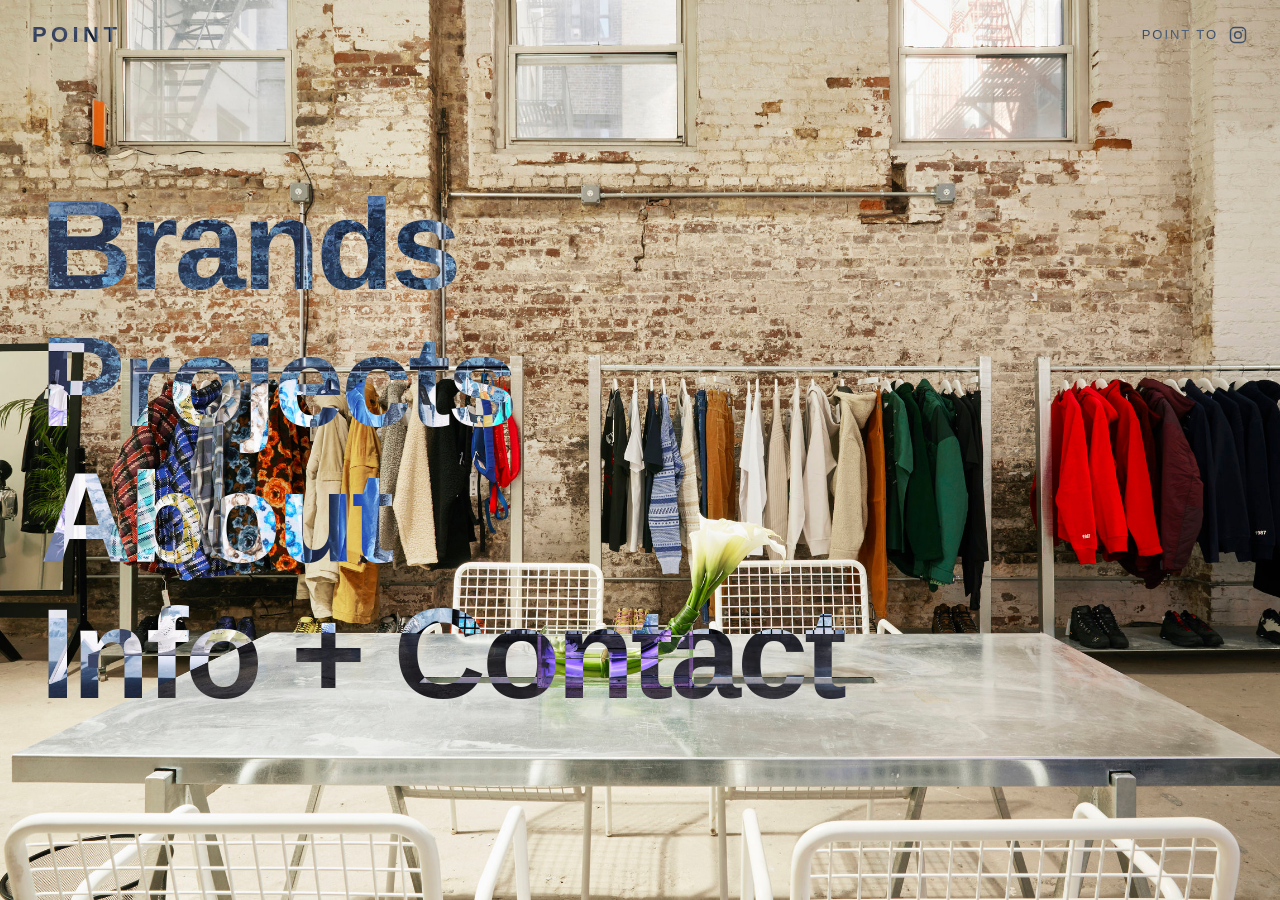
<file: index.html>
<!doctype html>
<html lang="en">
<head>
<meta charset="utf-8">
<meta name="viewport" content="width=device-width,initial-scale=1">
<title>POINT</title>
<link rel="stylesheet" href="styles.css">
</head>
<body>

<header class="site">
  <a href="index.html" class="logo">POINT</a>
  <a href="https://www.instagram.com/pointintl/" class="point-to" target="_blank" rel="noopener">
    <span>POINT to</span>
    <svg viewBox="0 0 24 24" aria-hidden="true"><rect x="3" y="3" width="18" height="18" rx="5"/><circle cx="12" cy="12" r="4"/><circle cx="17.5" cy="6.5" r=".9" fill="currentColor" stroke="none"/></svg>
  </a>
</header>

<!-- Full-screen hero: clothing-rack photo + giant overlay nav (matches live site) -->
<section class="home-hero">
  <img class="bg" src="images/contact.jpg" alt="">
  <nav class="home-nav">
    <a href="brands.html">Brands</a>
    <a href="projects.html">Projects</a>
    <a href="about.html">About</a>
    <a href="info-contact.html">Info + Contact</a>
  </nav>
</section>

</body>
</html>
</file>
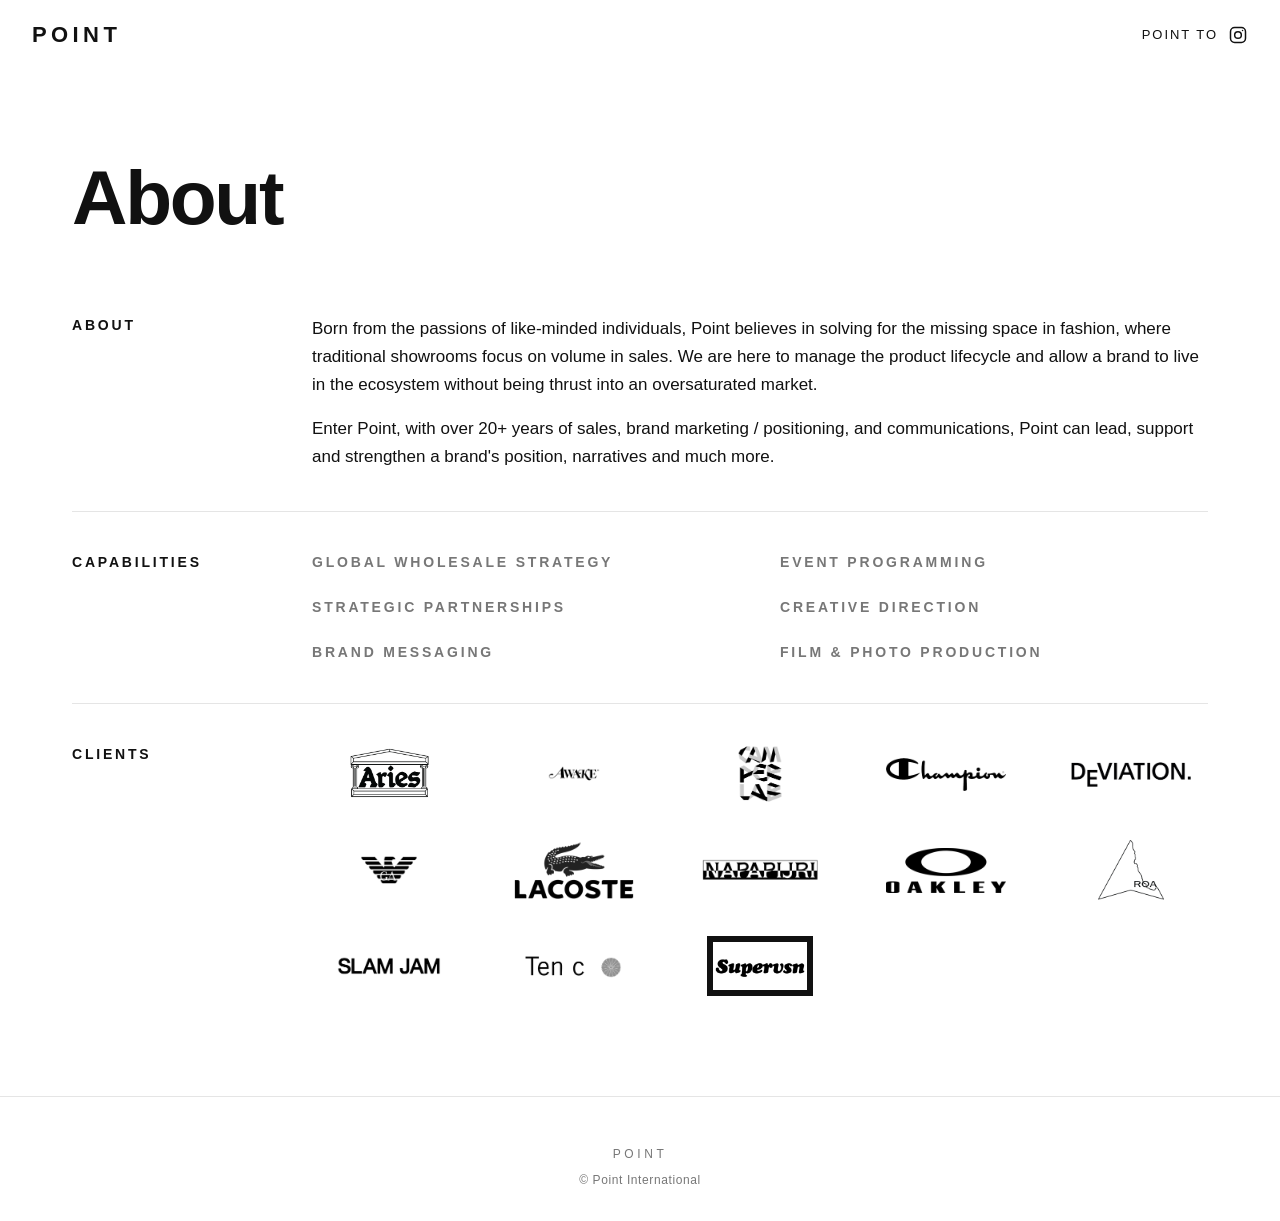
<file: about.html>
<!doctype html>
<html lang="en">
<head>
<meta charset="utf-8">
<meta name="viewport" content="width=device-width,initial-scale=1">
<title>About — POINT</title>
<link rel="stylesheet" href="styles.css">
<style>header.site{mix-blend-mode:normal;color:var(--ink)}</style>
</head>
<body>

<header class="site">
  <a href="index.html" class="logo">POINT</a>
  <a href="https://www.instagram.com/pointintl/" class="point-to" target="_blank" rel="noopener">
    <span>POINT to</span>
    <svg viewBox="0 0 24 24" aria-hidden="true"><rect x="3" y="3" width="18" height="18" rx="5"/><circle cx="12" cy="12" r="4"/><circle cx="17.5" cy="6.5" r=".9" fill="currentColor" stroke="none"/></svg>
  </a>
</header>

<main class="about-page">
  <h1 class="page-title">About</h1>

  <div class="about-row">
    <div class="label">About</div>
    <div class="body">
      <p>Born from the passions of like-minded individuals, Point believes in solving for the missing space in fashion, where traditional showrooms focus on volume in sales. We are here to manage the product lifecycle and allow a brand to live in the ecosystem without being thrust into an oversaturated market.</p>
      <p>Enter Point, with over 20+ years of sales, brand marketing / positioning, and communications, Point can lead, support and strengthen a brand's position, narratives and much more.</p>
    </div>
  </div>

  <div class="about-row">
    <div class="label">Capabilities</div>
    <div class="body">
      <div class="capabilities-grid">
        <span>Global Wholesale Strategy</span>
        <span>Event Programming</span>
        <span>Strategic Partnerships</span>
        <span>Creative Direction</span>
        <span>Brand Messaging</span>
        <span>Film &amp; Photo Production</span>
      </div>
    </div>
  </div>

  <div class="about-row">
    <div class="label">Clients</div>
    <div class="body">
      <div class="clients-grid">
        <img src="images/client-aries.png" alt="Aries">
        <img src="images/client-awake.png" alt="Awake">
        <img src="images/client-camperlab.png" alt="CamperLab">
        <img src="images/client-champion.png" alt="Champion">
        <img src="images/client-deviation.png" alt="Deviation">
        <img src="images/client-emporio-armani.png" alt="Emporio Armani">
        <img src="images/client-lacoste.png" alt="Lacoste">
        <img src="images/client-napapijri.png" alt="Napapijri">
        <img src="images/client-oakley.png" alt="Oakley">
        <img src="images/client-roa.png" alt="ROA">
        <img src="images/client-slamjam.png" alt="Slam Jam">
        <img src="images/client-tenc.png" alt="Ten C">
        <img src="images/client-supervsn.png" alt="Supervsn" style="background:#111;padding:6px">
      </div>
    </div>
  </div>
</main>

<footer>
  <div class="brand">Point</div>
  <p>© Point International</p>
</footer>

</body>
</html>
</file>
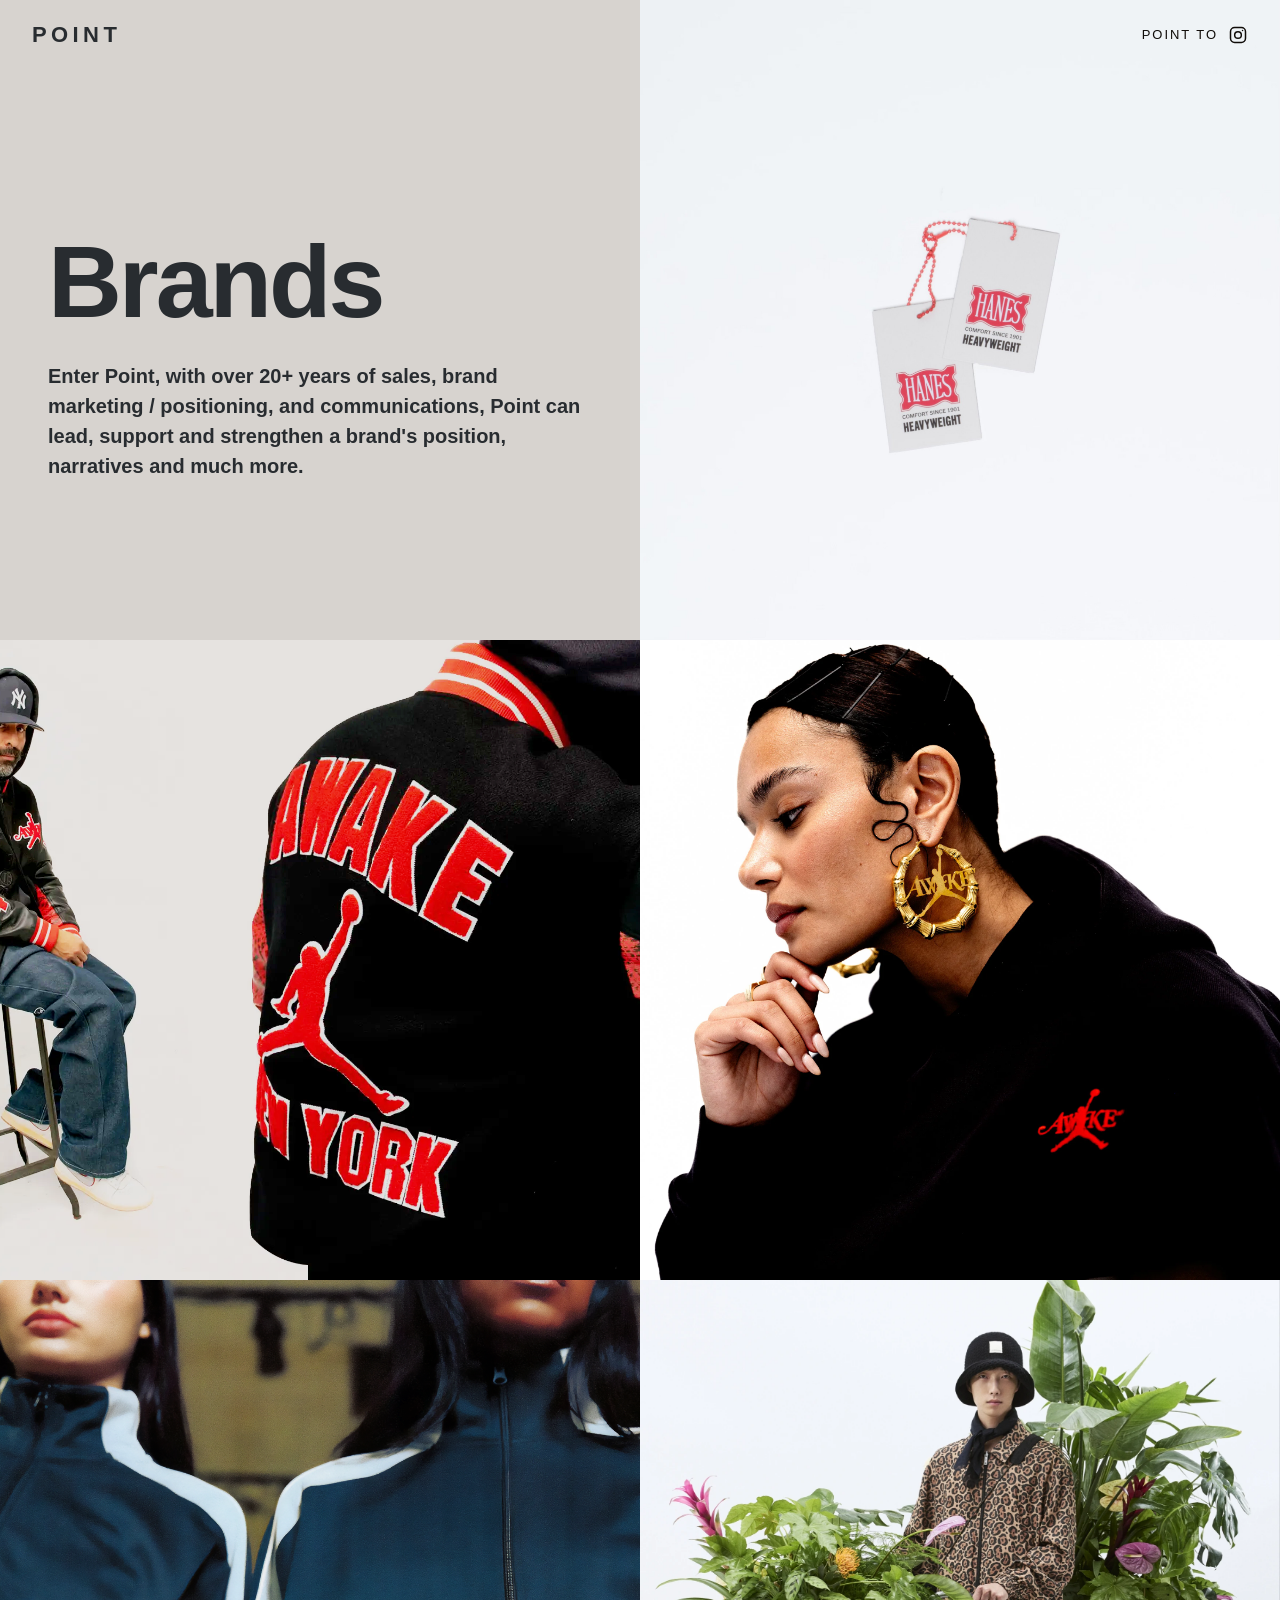
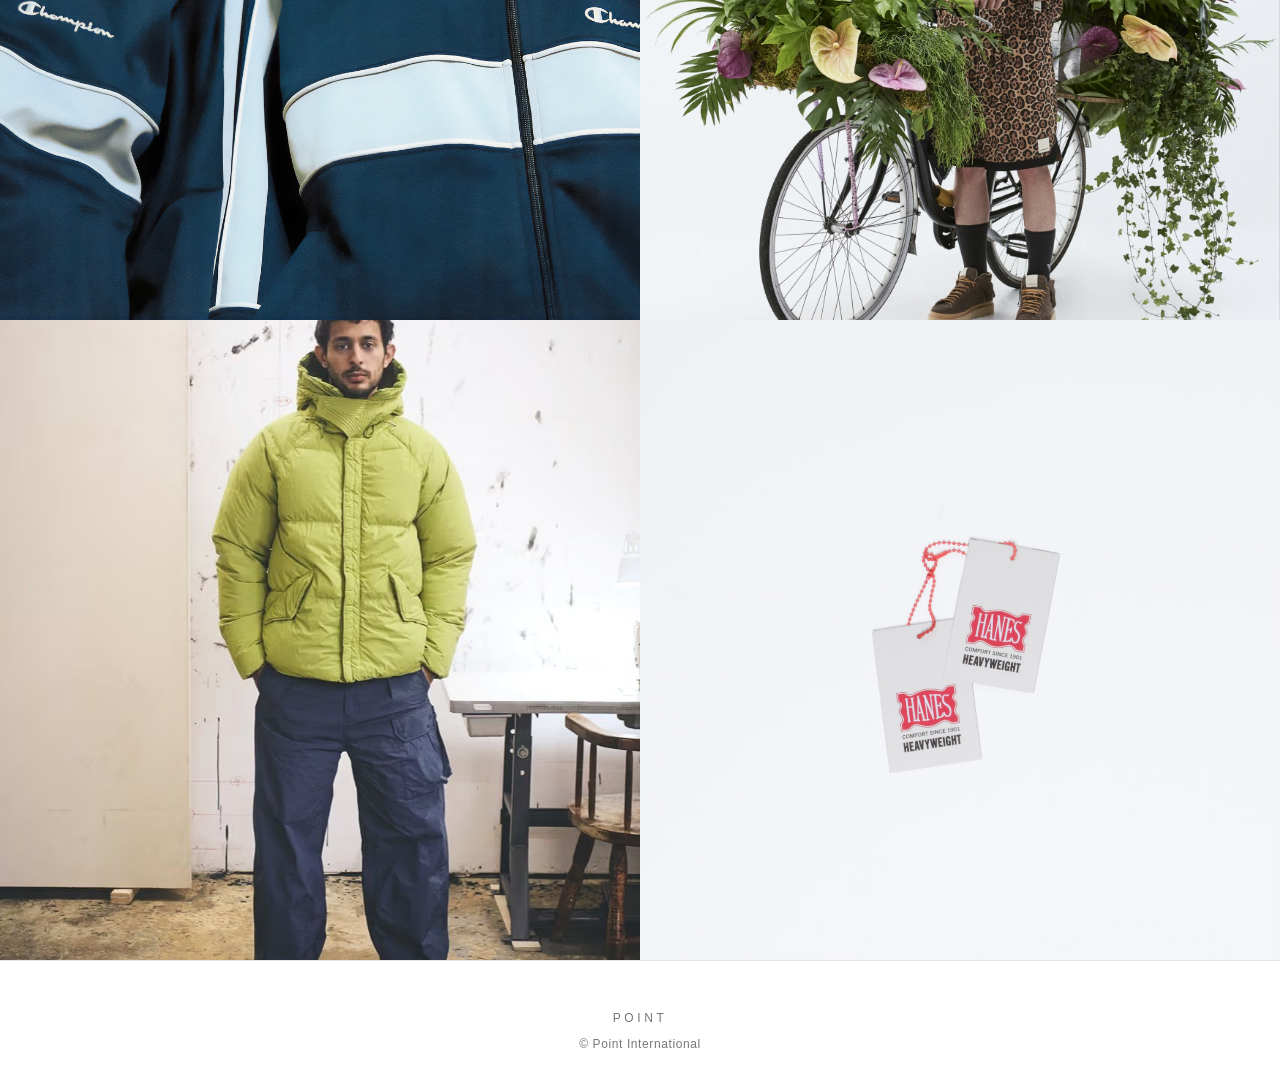
<file: brands.html>
<!doctype html>
<html lang="en">
<head>
<meta charset="utf-8">
<meta name="viewport" content="width=device-width,initial-scale=1">
<title>Fashion — POINT</title>
<link rel="stylesheet" href="styles.css">
</head>
<body>

<header class="site">
  <a href="index.html" class="logo">POINT</a>
  <a href="https://www.instagram.com/pointintl/" class="point-to" target="_blank" rel="noopener">
    <span>POINT to</span>
    <svg viewBox="0 0 24 24" aria-hidden="true"><rect x="3" y="3" width="18" height="18" rx="5"/><circle cx="12" cy="12" r="4"/><circle cx="17.5" cy="6.5" r=".9" fill="currentColor" stroke="none"/></svg>
  </a>
</header>

<main class="brands-page">

  <!-- Intro row: left = title + copy, right = Hanes tag photo -->
  <section class="brands-intro-row">
    <div class="intro-text">
      <h1>Brands</h1>
      <p>Enter Point, with over 20+ years of sales, brand marketing / positioning, and communications, Point can lead, support and strengthen a brand's position, narratives and much more.</p>
    </div>
    <div class="intro-img">
      <img src="images/brands-hero.jpg" alt="">
    </div>
  </section>

  <!-- Lookbook mosaic -->
  <section class="brands-mosaic">
    <a href="https://awakenyclothing.com/" target="_blank" rel="noopener"><img src="images/awake-ny.png" alt="Awake NY"></a>
    <a href="https://awakenyclothing.com/" target="_blank" rel="noopener"><img src="images/awake-nyc.png" alt="Awake NY"></a>
    <a href="https://www.champion.com/" target="_blank" rel="noopener"><img src="images/champion.png" alt="Champion"></a>
    <a href="https://www.armani.com/" target="_blank" rel="noopener"><img src="images/emporio-armani-brand.png" alt="Emporio Armani"></a>
    <a href="https://www.tenc.com/en" target="_blank" rel="noopener"><img src="images/ten-c.jpg" alt="Ten C"></a>
    <a href="about.html"><img src="images/hero-2.jpg" alt=""></a>
  </section>

</main>

<footer>
  <div class="brand">Point</div>
  <p>© Point International</p>
</footer>

</body>
</html>
</file>
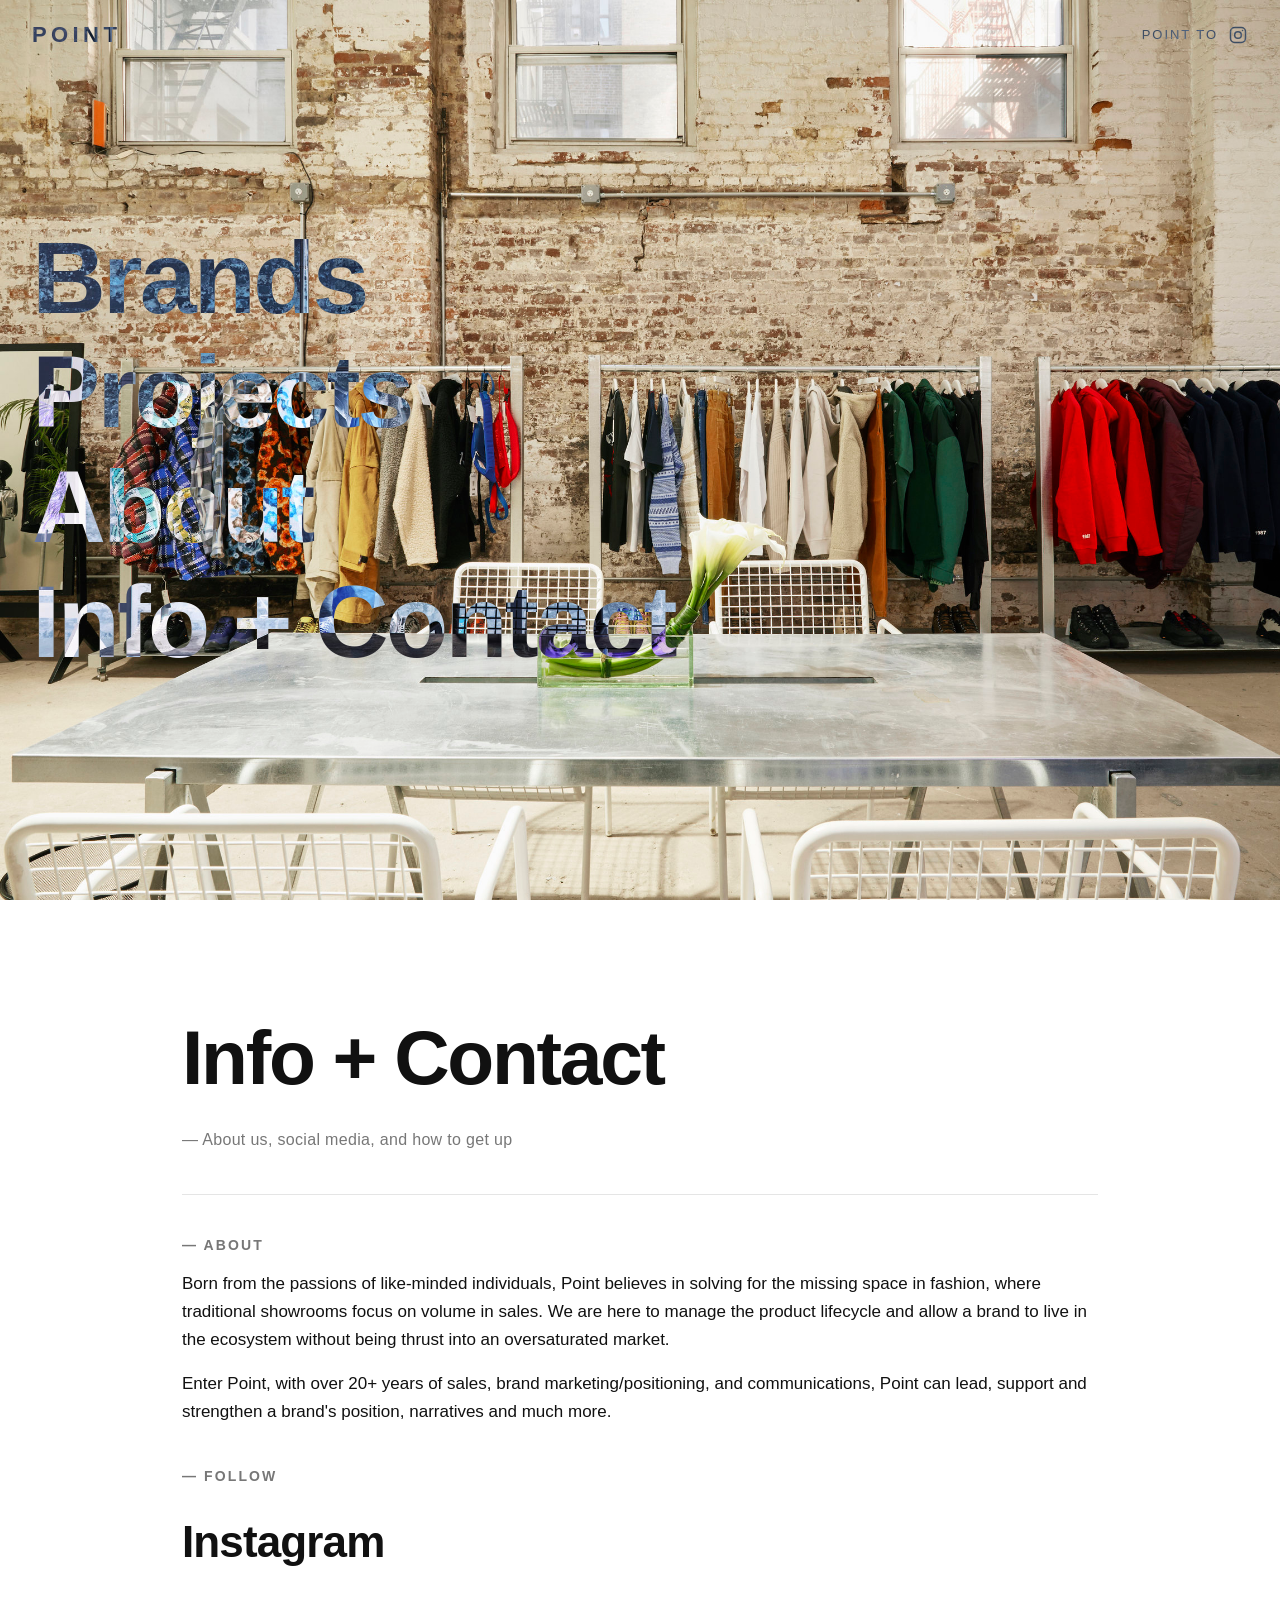
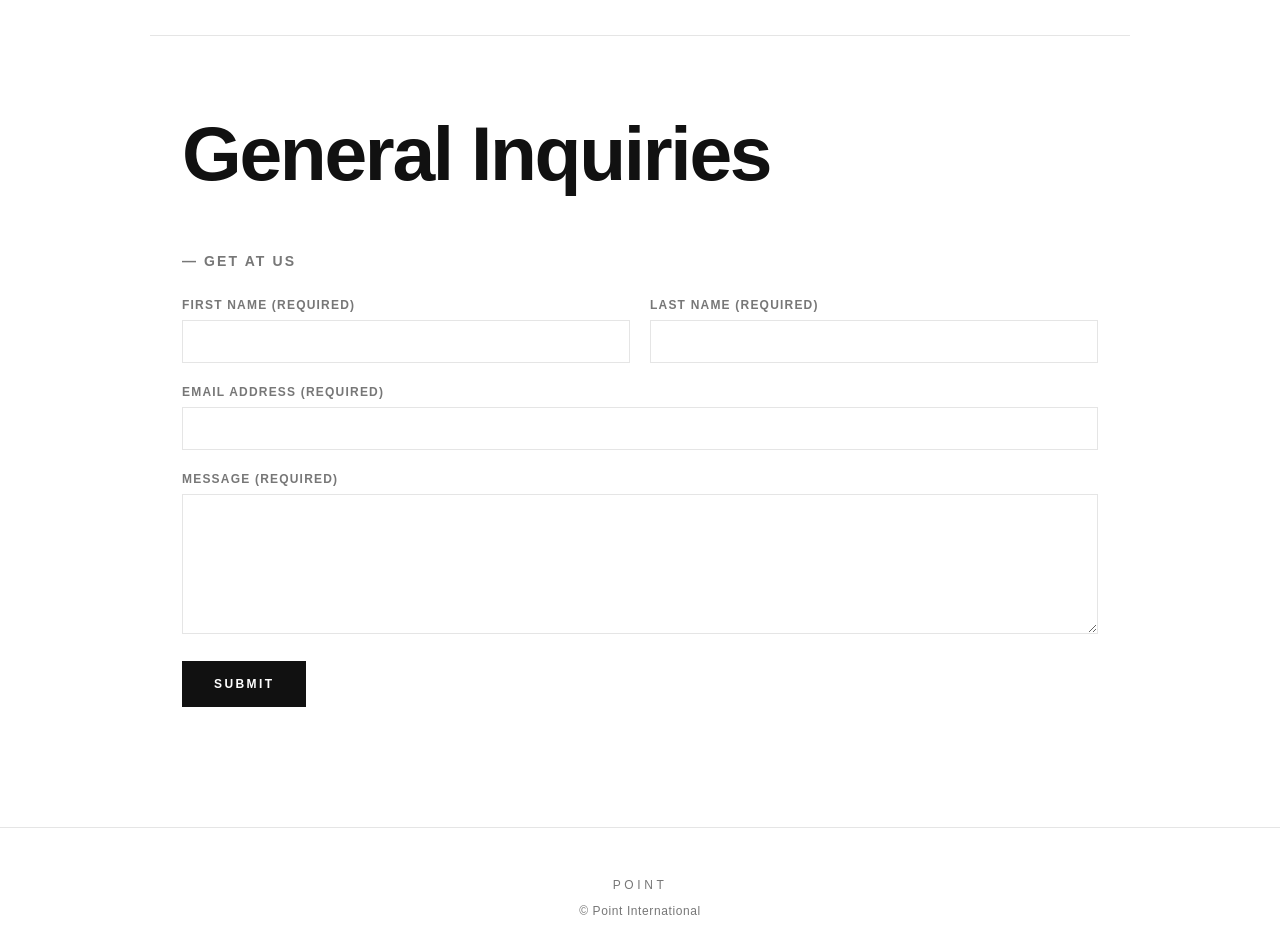
<file: info-contact.html>
<!doctype html>
<html lang="en">
<head>
<meta charset="utf-8">
<meta name="viewport" content="width=device-width,initial-scale=1">
<title>Info + Contact — POINT</title>
<link rel="stylesheet" href="styles.css">
</head>
<body>

<header class="site">
  <a href="index.html" class="logo">POINT</a>
  <a href="https://www.instagram.com/pointintl/" class="point-to" target="_blank" rel="noopener">
    <span>POINT to</span>
    <svg viewBox="0 0 24 24" aria-hidden="true"><rect x="3" y="3" width="18" height="18" rx="5"/><circle cx="12" cy="12" r="4"/><circle cx="17.5" cy="6.5" r=".9" fill="currentColor" stroke="none"/></svg>
  </a>
</header>

<!-- Big navigation hero (Brands / About / Info + Contact) -->
<section class="nav-hero">
  <img class="bg" src="images/contact.jpg" alt="">
  <div class="nav-list">
    <a href="brands.html">Brands</a>
    <a href="projects.html">Projects</a>
    <a href="about.html">About</a>
    <a href="info-contact.html">Info + Contact</a>
  </div>
</section>

<section class="info-section" id="about">
  <h1 class="title">Info + Contact</h1>
  <p class="subtitle">— About us, social media, and how to get up</p>
  <hr>

  <h3>About</h3>
  <p>Born from the passions of like-minded individuals, Point believes in solving for the missing space in fashion, where traditional showrooms focus on volume in sales. We are here to manage the product lifecycle and allow a brand to live in the ecosystem without being thrust into an oversaturated market.</p>
  <p>Enter Point, with over 20+ years of sales, brand marketing/positioning, and communications, Point can lead, support and strengthen a brand's position, narratives and much more.</p>

  <h3 style="margin-top:40px">Follow</h3>
  <a class="ig-link" href="https://www.instagram.com/pointintl/" target="_blank" rel="noopener">Instagram</a>
</section>

<section class="contact-section" id="contact">
  <h2 class="title">General Inquiries</h2>
  <h3 style="font-size:14px;letter-spacing:.15em;text-transform:uppercase;color:var(--muted);margin-bottom:24px;font-weight:600">— Get at Us</h3>

  <form class="inquiry" onsubmit="event.preventDefault();alert('Thanks — we\u2019ll be in touch.');this.reset();">
    <label><span>First Name (required)</span><input type="text" required></label>
    <label><span>Last Name (required)</span><input type="text" required></label>
    <label class="full"><span>Email Address (required)</span><input type="email" required></label>
    <label class="full"><span>Message (required)</span><textarea required></textarea></label>
    <button type="submit">Submit</button>
  </form>
</section>

<footer>
  <div class="brand">Point</div>
  <p>© Point International</p>
</footer>

</body>
</html>
</file>
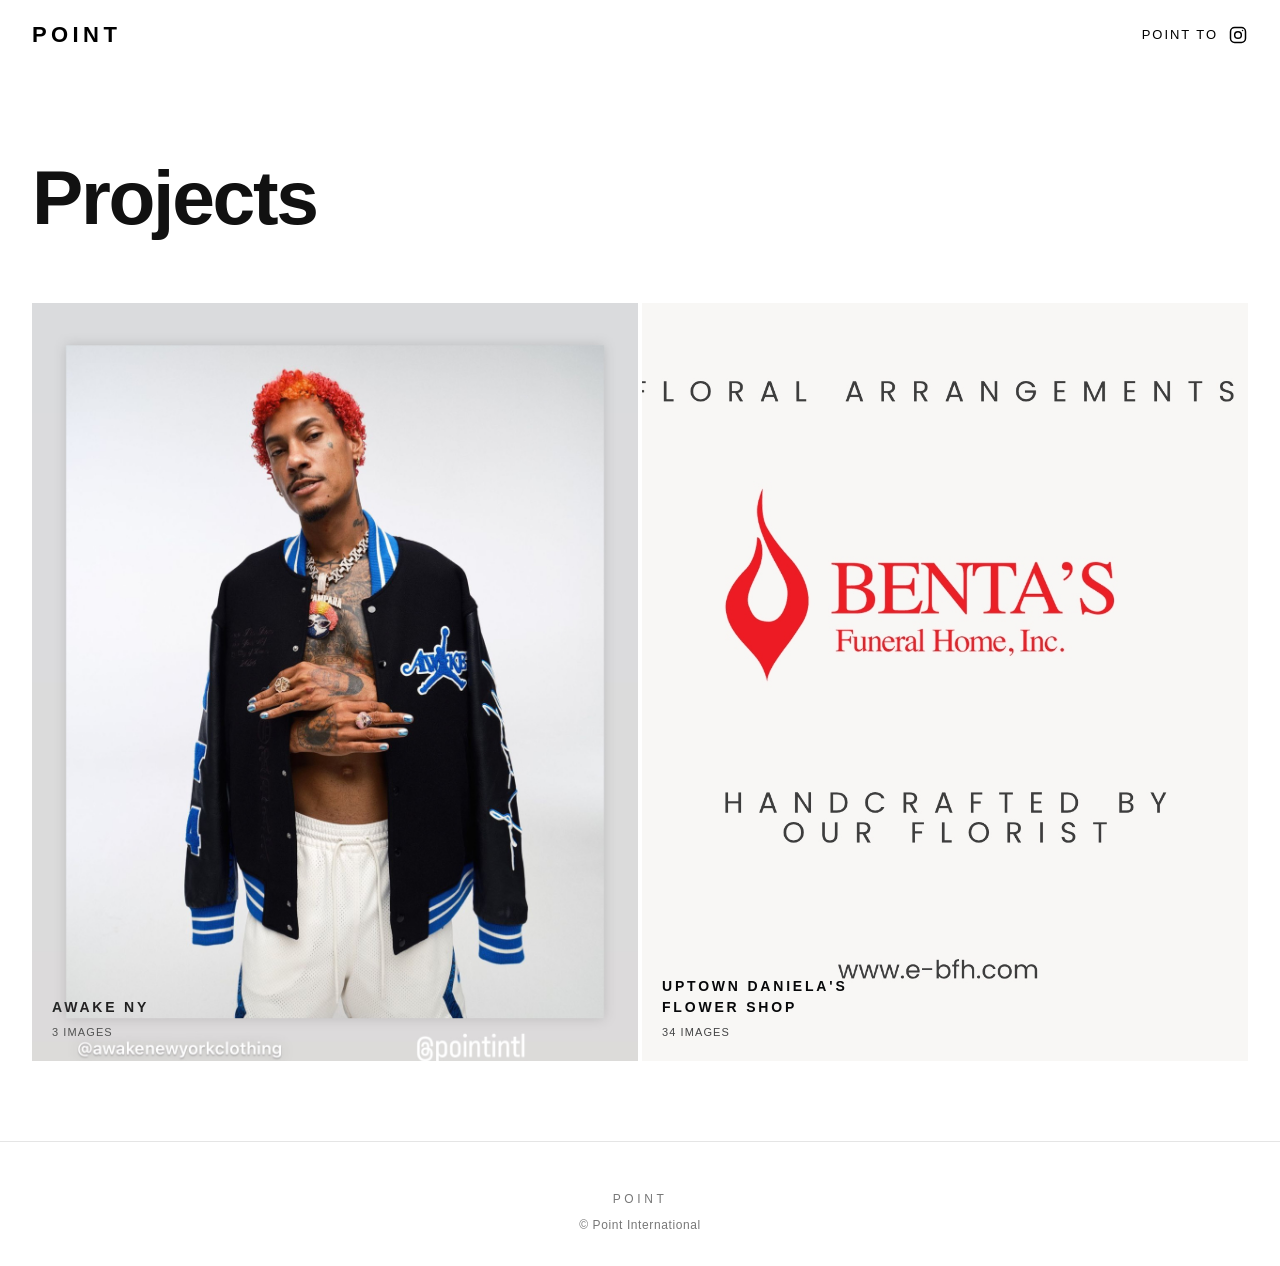
<file: projects.html>
<!doctype html>
<html lang="en">
<head>
<meta charset="utf-8">
<meta name="viewport" content="width=device-width,initial-scale=1">
<title>Projects — POINT</title>
<link rel="stylesheet" href="styles.css">
<link rel="stylesheet" href="carousel.css">
</head>
<body>

<header class="site">
  <a href="index.html" class="logo">POINT</a>
  <a href="https://www.instagram.com/pointintl/" class="point-to" target="_blank" rel="noopener">
    <span>POINT to</span>
    <svg viewBox="0 0 24 24" aria-hidden="true"><rect x="3" y="3" width="18" height="18" rx="5"/><circle cx="12" cy="12" r="4"/><circle cx="17.5" cy="6.5" r=".9" fill="currentColor" stroke="none"/></svg>
  </a>
</header>

<main class="projects-page">
  <h1>Projects</h1>
  <div class="projects-grid" id="projects-grid"></div>
</main>

<footer>
  <div class="brand">Point</div>
  <p>© Point International</p>
</footer>

<script src="projects-data.js"></script>
<script>
  const grid = document.getElementById('projects-grid');
  (window.PROJECTS || []).forEach(p => {
    const cover = p.folder + p.images[0];
    const a = document.createElement('a');
    a.className = 'project-tile';
    a.href = `projects/${p.slug}.html`;
    a.innerHTML = `
      <img src="${cover}" alt="${p.title.replace(/\n/g,' ')}">
      <div class="tile-label">${p.title.replace(/\n/g,'<br>')}<span class="tile-count">${p.images.length} IMAGES</span></div>
    `;
    grid.appendChild(a);
  });
</script>
</body>
</html>
</file>
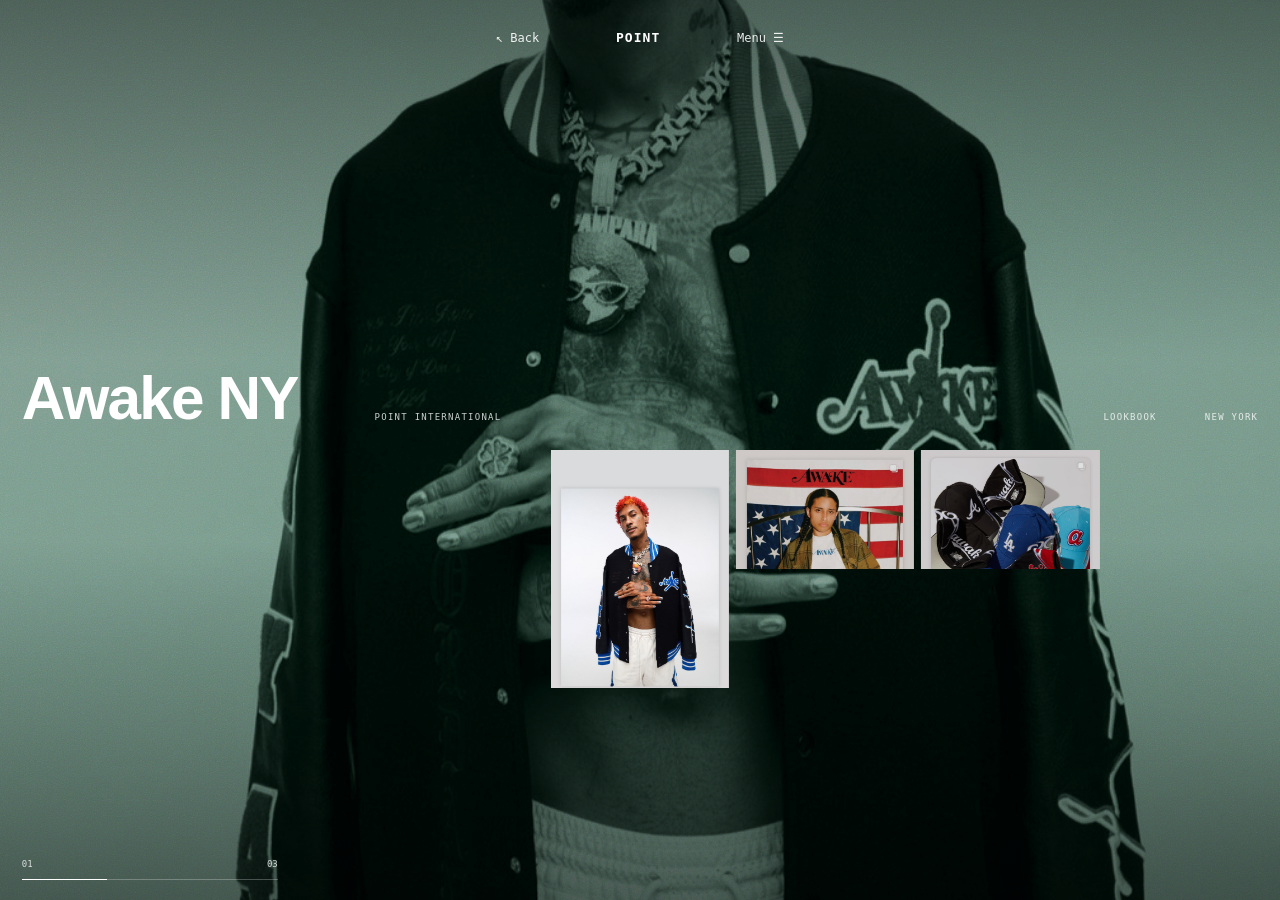
<file: projects/awake-ny.html>
<!doctype html>
<html lang="en">
<head>
<meta charset="utf-8">
<meta name="viewport" content="width=device-width,initial-scale=1">
<title>Awake NY — POINT</title>
<link rel="stylesheet" href="../styles.css">
<link rel="stylesheet" href="../carousel.css">
<style>header.site{display:none}</style>
</head>
<body>

<div class="stage" aria-label="Awake NY lookbook"></div>

<script src="../projects-data.js"></script>
<script>
  const project = (window.PROJECTS || []).find(p => p.slug === 'awake-ny');
  window.CAROUSEL_ITEMS = project.images.map((f, i) => ({
    id: i,
    title: i === 0 ? project.title : project.title + '\n' + String(i+1).padStart(2,'0'),
    image: '../' + project.folder + f,
    credit: project.credit,
    meta: project.meta,
    accent: project.accent
  }));
</script>
<script src="../carousel.js"></script>
</body>
</html>
</file>
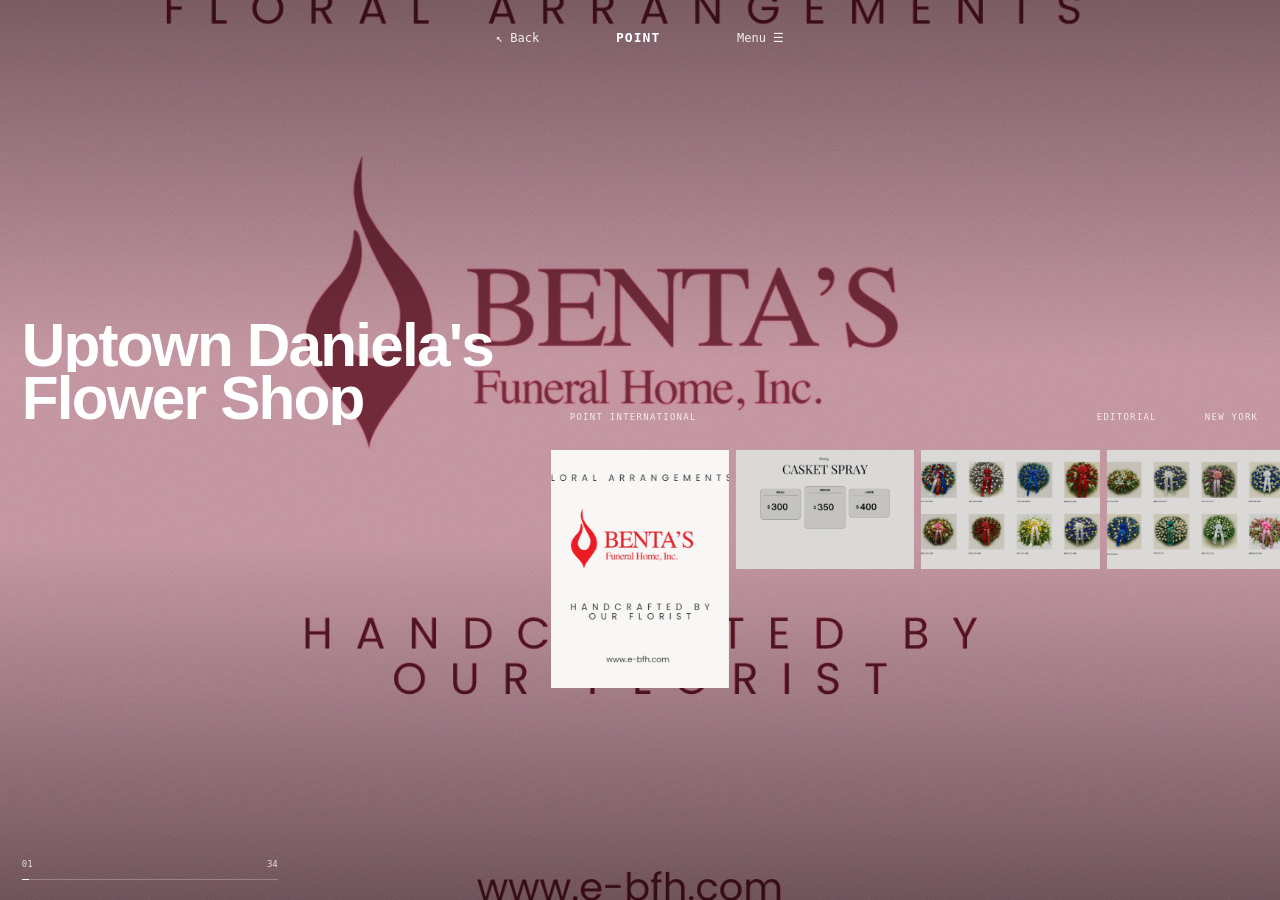
<file: projects/uptown-danielas-flower-shop.html>
<!doctype html>
<html lang="en">
<head>
<meta charset="utf-8">
<meta name="viewport" content="width=device-width,initial-scale=1">
<title>Uptown Daniela's Flower Shop — POINT</title>
<link rel="stylesheet" href="../styles.css">
<link rel="stylesheet" href="../carousel.css">
<style>header.site{display:none}</style>
</head>
<body>

<div class="stage" aria-label="Uptown Daniela's Flower Shop"></div>

<script src="../projects-data.js"></script>
<script>
  const project = (window.PROJECTS || []).find(p => p.slug === 'uptown-danielas-flower-shop');
  window.CAROUSEL_ITEMS = project.images.map((f, i) => ({
    id: i,
    title: i === 0 ? project.title : project.title + '\n' + String(i+1).padStart(2,'0'),
    image: '../' + project.folder + f,
    credit: project.credit,
    meta: project.meta,
    accent: project.accent
  }));
</script>
<script src="../carousel.js"></script>
</body>
</html>
</file>
<file: styles.css>
*{box-sizing:border-box;margin:0;padding:0}
:root{--ink:#111;--muted:#777;--line:#e5e5e5;--bg:#fff}
html{scroll-behavior:smooth}
body{font-family:"Helvetica Neue",Helvetica,Arial,sans-serif;color:var(--ink);background:var(--bg);line-height:1.5;-webkit-font-smoothing:antialiased}
img{max-width:100%;display:block;height:auto}
a{color:inherit;text-decoration:none}
a:hover{opacity:.65}

/* Header — logo left, "POINT to IG" right, mix-blend over imagery */
header.site{position:fixed;top:0;left:0;right:0;z-index:100;padding:24px 32px;display:flex;justify-content:space-between;align-items:center;mix-blend-mode:difference;color:white;pointer-events:none}
header.site>*{pointer-events:auto}
.logo{font-size:22px;letter-spacing:.2em;font-weight:800;text-transform:uppercase;line-height:1}
.point-to{display:flex;align-items:center;gap:10px;font-size:13px;letter-spacing:.15em;text-transform:uppercase;font-weight:500}
.point-to svg{width:20px;height:20px;fill:none;stroke:currentColor;stroke-width:1.8}

/* Full-screen image stack (home) */
.stack-section{height:100vh;width:100%;position:relative;overflow:hidden}
.stack-section img{width:100%;height:100%;object-fit:cover}
.stack-section .caption{position:absolute;bottom:40px;left:32px;color:white;font-size:13px;letter-spacing:.2em;text-transform:uppercase;mix-blend-mode:difference}

/* Statement block */
.statement{padding:140px 32px;max-width:980px;margin:0 auto;text-align:center}
.statement p{font-size:clamp(18px,2.2vw,26px);line-height:1.55;color:var(--ink);font-weight:300;letter-spacing:-.01em}

/* Big nav list hero (info-contact page) */
.nav-hero{position:relative;min-height:100vh;overflow:hidden;display:flex;align-items:center}
.nav-hero>img.bg{position:absolute;inset:0;width:100%;height:100%;object-fit:cover;z-index:0}
.nav-hero .nav-list{position:relative;z-index:1;padding:0 32px;color:white;mix-blend-mode:difference}
.nav-hero .nav-list a{display:block;font-size:clamp(44px,8vw,112px);font-weight:800;line-height:1.08;letter-spacing:-.03em;text-decoration:none;color:white;margin:4px 0}
.nav-hero .nav-list a:hover{opacity:.85}

/* Brands page hero */
.brands-hero{height:70vh;position:relative;overflow:hidden}
.brands-hero img{width:100%;height:100%;object-fit:cover}
.brands-hero h1{position:absolute;bottom:48px;left:32px;color:white;font-size:clamp(48px,8vw,120px);font-weight:800;letter-spacing:-.03em;mix-blend-mode:difference;line-height:1}

.brands-intro{padding:120px 32px 80px;max-width:900px;margin:0 auto;text-align:center}
.brands-intro p{font-size:clamp(16px,1.8vw,22px);line-height:1.6;color:var(--ink);font-weight:300}

.brand-grid{display:grid;grid-template-columns:repeat(auto-fit,minmax(300px,1fr));gap:0;padding:0 0 80px}
.brand-tile{position:relative;aspect-ratio:1/1;overflow:hidden;background:#f5f5f5}
.brand-tile img{width:100%;height:100%;object-fit:cover;transition:transform .5s ease}
.brand-tile:hover img{transform:scale(1.04)}
.brand-tile .label{position:absolute;bottom:20px;left:20px;color:white;font-size:13px;letter-spacing:.2em;text-transform:uppercase;mix-blend-mode:difference;font-weight:600}

/* Info + Contact page content */
.info-section{max-width:980px;margin:0 auto;padding:100px 32px 60px}
.info-section .title{font-size:clamp(44px,6vw,80px);font-weight:800;letter-spacing:-.03em;margin-bottom:12px}
.info-section .subtitle{color:var(--muted);font-size:16px;letter-spacing:.02em;margin-bottom:40px}
.info-section hr{border:0;border-top:1px solid var(--line);margin:40px 0}
.info-section h3{font-size:14px;letter-spacing:.15em;text-transform:uppercase;color:var(--muted);margin-bottom:14px;font-weight:600}
.info-section h3::before{content:"— "}
.info-section p{font-size:17px;line-height:1.65;color:var(--ink);font-weight:300;margin-bottom:16px}
.info-section .ig-link{display:inline-block;font-size:clamp(28px,4vw,44px);font-weight:800;letter-spacing:-.02em;margin-top:8px}

/* Contact form */
.contact-section{max-width:980px;margin:0 auto;padding:60px 32px 120px;border-top:1px solid var(--line)}
.contact-section .title{font-size:clamp(44px,6vw,80px);font-weight:800;letter-spacing:-.03em;margin-bottom:40px}
form.inquiry{display:grid;grid-template-columns:1fr 1fr;gap:20px}
form.inquiry label{display:block}
form.inquiry label.full{grid-column:1 / -1}
form.inquiry span{display:block;font-size:12px;letter-spacing:.1em;text-transform:uppercase;color:var(--muted);margin-bottom:6px;font-weight:600}
form.inquiry input,form.inquiry textarea{width:100%;padding:12px 14px;border:1px solid var(--line);background:white;color:var(--ink);font-family:inherit;font-size:15px;border-radius:0}
form.inquiry input:focus,form.inquiry textarea:focus{outline:2px solid var(--ink);outline-offset:0;border-color:var(--ink)}
form.inquiry textarea{min-height:140px;resize:vertical}
form.inquiry button{grid-column:1 / -1;background:var(--ink);color:white;border:0;padding:16px 32px;letter-spacing:.2em;font-size:12px;text-transform:uppercase;font-weight:700;cursor:pointer;justify-self:start}
form.inquiry button:hover{opacity:.8}

/* About page layout — label column + content column */
.about-page{max-width:1200px;margin:0 auto;padding:140px 32px 60px}
.about-page h1.page-title{font-size:clamp(44px,6vw,80px);font-weight:800;letter-spacing:-.03em;margin-bottom:60px}
.about-row{display:grid;grid-template-columns:200px 1fr;gap:40px;padding:40px 0;border-top:1px solid var(--line)}
.about-row:first-of-type{border-top:0;padding-top:0}
.about-row .label{font-size:14px;letter-spacing:.2em;text-transform:uppercase;font-weight:700;color:var(--ink)}
.about-row .body p{font-size:17px;line-height:1.65;color:var(--ink);font-weight:300;margin-bottom:16px}
.about-row .body p:last-child{margin-bottom:0}
.capabilities-grid{display:grid;grid-template-columns:1fr 1fr;gap:24px 40px}
.capabilities-grid span{font-size:14px;letter-spacing:.2em;text-transform:uppercase;color:var(--muted);font-weight:600}
.clients-grid{display:grid;grid-template-columns:repeat(auto-fill,minmax(140px,1fr));gap:36px 32px;align-items:center;justify-items:center}
.clients-grid img{max-width:120px;max-height:60px;width:auto;height:auto;object-fit:contain;filter:none}
@media (max-width:720px){
  .about-page{padding:100px 20px 40px}
  .about-row{grid-template-columns:1fr;gap:12px;padding:28px 0}
  .capabilities-grid{grid-template-columns:1fr;gap:14px}
  .clients-grid{grid-template-columns:repeat(2,1fr);gap:28px 20px}
}

/* Home hero — full-screen image + giant overlay nav list */
.home-hero{position:relative;height:100vh;width:100%;overflow:hidden;display:flex;align-items:center}
.home-hero img.bg{position:absolute;inset:0;width:100%;height:100%;object-fit:cover;z-index:0}
.home-nav{position:relative;z-index:1;padding:0 40px;color:#fff;mix-blend-mode:difference}
.home-nav a{display:block;font-size:clamp(56px,10vw,140px);font-weight:800;line-height:1.05;letter-spacing:-.03em;color:#fff;margin:2px 0}
.home-nav a:hover{opacity:.85}

/* Brands page — intro row + photo mosaic */
.brands-page{padding-top:0}
.brands-intro-row{display:grid;grid-template-columns:1fr 1fr;min-height:70vh;background:#d7d3cf}
.brands-intro-row .intro-text{padding:120px 48px 48px;display:flex;flex-direction:column;justify-content:center;color:#fff;mix-blend-mode:difference}
.brands-intro-row .intro-text h1{font-size:clamp(56px,8vw,120px);font-weight:800;letter-spacing:-.03em;line-height:1;margin-bottom:28px}
.brands-intro-row .intro-text p{font-size:clamp(16px,1.6vw,20px);line-height:1.5;font-weight:700;max-width:560px}
.brands-intro-row .intro-img{position:relative;overflow:hidden;background:#eee}
.brands-intro-row .intro-img img{width:100%;height:100%;object-fit:cover}

.brands-mosaic{display:grid;grid-template-columns:repeat(2,1fr);gap:0}
.brands-mosaic a{display:block;aspect-ratio:1/1;overflow:hidden;background:#f3f3f3;position:relative}
.brands-mosaic a img{width:100%;height:100%;object-fit:cover;transition:transform .6s ease}
.brands-mosaic a:hover img{transform:scale(1.03)}

@media (max-width:720px){
  .brands-intro-row{grid-template-columns:1fr;min-height:auto}
  .brands-intro-row .intro-text{padding:100px 24px 40px}
  .brands-intro-row .intro-img{aspect-ratio:1/1}
  .brands-mosaic{grid-template-columns:1fr}
  .home-nav{padding:0 24px}
}

/* Footer */
footer{padding:48px 32px 32px;border-top:1px solid var(--line);text-align:center}
footer .brand{font-size:12px;letter-spacing:.3em;text-transform:uppercase;color:var(--muted);margin-bottom:8px}
footer p{font-size:12px;color:var(--muted);letter-spacing:.05em}
footer a{color:var(--ink)}

@media (max-width:720px){
  header.site{padding:18px 20px}
  .stack-section .caption{left:20px;bottom:24px}
  .brands-hero h1{left:20px;bottom:28px}
  .statement{padding:72px 20px}
  .brands-intro{padding:72px 20px 48px}
  .info-section{padding:80px 20px 40px}
  .contact-section{padding:40px 20px 80px}
  form.inquiry{grid-template-columns:1fr}
  .point-to span{display:none}
}
</file>
<file: carousel.css>
/* ============================================================
   HERO CAROUSEL — vanilla port of the shadcn/framer component
   Shared top edge, active card unfurls to full height, graded
   background, autoplay, keyboard + wheel + drag.
   ============================================================ */
.stage{position:relative;height:100vh;min-height:600px;width:100%;overflow:hidden;background:#000;color:#fff;user-select:none;outline:none}
.stage:focus-visible{box-shadow:inset 0 0 0 1px rgba(255,255,255,.4)}

/* Graded background layer */
.bg-wrap{position:absolute;inset:0;z-index:0}
.bg-img{position:absolute;inset:0;width:100%;height:100%;object-fit:cover;transform:scale(1.28);transition:opacity .7s ease,transform 6s linear}
.bg-img.enter{opacity:0;transform:scale(1.42)}
.bg-tint-color{position:absolute;inset:0;mix-blend-mode:color;transition:background-color .7s ease}
.bg-tint-mult{position:absolute;inset:0;opacity:.55;mix-blend-mode:multiply;transition:background-color .7s ease}
.bg-wash{position:absolute;inset:0;background:linear-gradient(to bottom,rgba(0,0,0,.4),transparent 40%,transparent 60%,rgba(0,0,0,.45));z-index:1}
.bg-grain{position:absolute;inset:0;opacity:.22;mix-blend-mode:overlay;background-size:180px 180px;z-index:1;pointer-events:none;
  background-image:url("data:image/svg+xml,%3Csvg xmlns='http://www.w3.org/2000/svg'%3E%3Cfilter id='n'%3E%3CfeTurbulence type='fractalNoise' baseFrequency='0.82' numOctaves='4' stitchTiles='stitch'/%3E%3C/filter%3E%3Crect width='100%25' height='100%25' filter='url(%23n)'/%3E%3C/svg%3E")}

/* Top bar inside the carousel */
.carousel-topbar{position:absolute;left:0;right:0;z-index:4;display:flex;align-items:center;justify-content:center;gap:6vw;padding:28px 24px;font-family:ui-monospace,SFMono-Regular,Menlo,monospace;font-size:12px;letter-spacing:.1em;text-transform:uppercase}
.carousel-topbar button{background:none;border:0;color:inherit;cursor:pointer;font:inherit;opacity:.9;transition:opacity .2s}
.carousel-topbar button:hover{opacity:1}
.carousel-topbar .brandword{font-weight:700;letter-spacing:.08em;font-size:13px}

/* Headline block above the strip */
.headline{position:absolute;left:0;right:0;top:0;height:50%;display:flex;flex-direction:column;justify-content:flex-end;padding:0 clamp(16px,1.7vw,32px) clamp(16px,2.8vh,28px);z-index:3}
.headline-row{display:flex;flex-wrap:wrap;align-items:flex-end;gap:16px 6vw;width:100%}
.title{font-family:"Helvetica Neue",Helvetica,Arial,sans-serif;font-weight:700;line-height:.88;letter-spacing:-.03em;font-size:clamp(32px,6.7vh,88px);margin:0}
.title span.line{display:block;overflow:hidden}
.title span.line .inner{display:block;transform:translateY(110%);transition:transform .62s cubic-bezier(.22,1,.36,1)}
.title.in span.line .inner{transform:translateY(0)}
.title.in span.line:nth-child(2) .inner{transition-delay:.07s}
.title.in span.line:nth-child(3) .inner{transition-delay:.14s}
.credit{font-family:ui-monospace,SFMono-Regular,Menlo,monospace;font-size:clamp(9px,1vh,12px);letter-spacing:.14em;text-transform:uppercase;opacity:.8;margin:0}
.meta{margin-left:auto;display:flex;align-items:flex-end;gap:clamp(16px,5.5vw,48px);font-family:ui-monospace,SFMono-Regular,Menlo,monospace;font-size:clamp(9px,1vh,12px);letter-spacing:.14em;text-transform:uppercase;opacity:.8;white-space:nowrap}

/* The filmstrip */
.strip-wrap{position:absolute;left:0;right:0;top:50%;z-index:2;overflow:hidden}
.strip{display:flex;align-items:flex-start;gap:var(--gap);cursor:grab;will-change:transform;transition:transform .6s cubic-bezier(.33,1,.68,1)}
.strip.dragging{cursor:grabbing;transition:none}
.card{position:relative;flex:0 0 auto;overflow:hidden;background:rgba(255,255,255,.05);height:var(--half);width:var(--card-w);transition:height .5s cubic-bezier(.33,1,.68,1);border:0;padding:0;cursor:pointer}
.card.active{height:var(--full)}
.card img{width:100%;height:100%;object-fit:cover;object-position:50% 26%;display:block;pointer-events:none}
.card .veil{position:absolute;inset:0;background:#000;opacity:.12;transition:opacity .5s ease;pointer-events:none}
.card.active .veil{opacity:0}

/* Position rail */
.rail{position:absolute;left:clamp(16px,1.7vw,32px);bottom:clamp(14px,2.2vh,24px);width:clamp(140px,20vw,260px);z-index:4}
.rail-nums{display:flex;justify-content:space-between;font-family:ui-monospace,SFMono-Regular,Menlo,monospace;font-size:clamp(9px,1vh,12px);opacity:.8;font-variant-numeric:tabular-nums}
.rail-bar{position:relative;margin-top:8px;height:1px;background:rgba(255,255,255,.25)}
.rail-fill{position:absolute;top:0;bottom:0;background:#fff;transition:left .6s cubic-bezier(.33,1,.68,1)}

/* Project tile grid (projects.html) */
.projects-page{padding:140px 32px 80px;max-width:1400px;margin:0 auto}
.projects-page h1{font-size:clamp(44px,6vw,80px);font-weight:800;letter-spacing:-.03em;margin-bottom:48px}
.projects-grid{display:grid;grid-template-columns:repeat(auto-fit,minmax(320px,1fr));gap:4px}
.project-tile{position:relative;display:block;aspect-ratio:4/5;overflow:hidden;background:#111;color:#fff}
.project-tile img{width:100%;height:100%;object-fit:cover;transition:transform .6s ease}
.project-tile:hover img{transform:scale(1.04)}
.project-tile .tile-label{position:absolute;left:20px;bottom:20px;right:20px;font-size:14px;letter-spacing:.2em;text-transform:uppercase;font-weight:700;mix-blend-mode:difference;color:#fff}
.project-tile .tile-count{display:block;font-size:11px;font-weight:500;opacity:.75;margin-top:6px;letter-spacing:.1em}

@media (max-width:720px){
  .carousel-topbar{padding:20px 16px;gap:12vw}
  .headline{padding:0 20px 20px}
  .projects-page{padding:100px 20px 60px}
}
</file>
